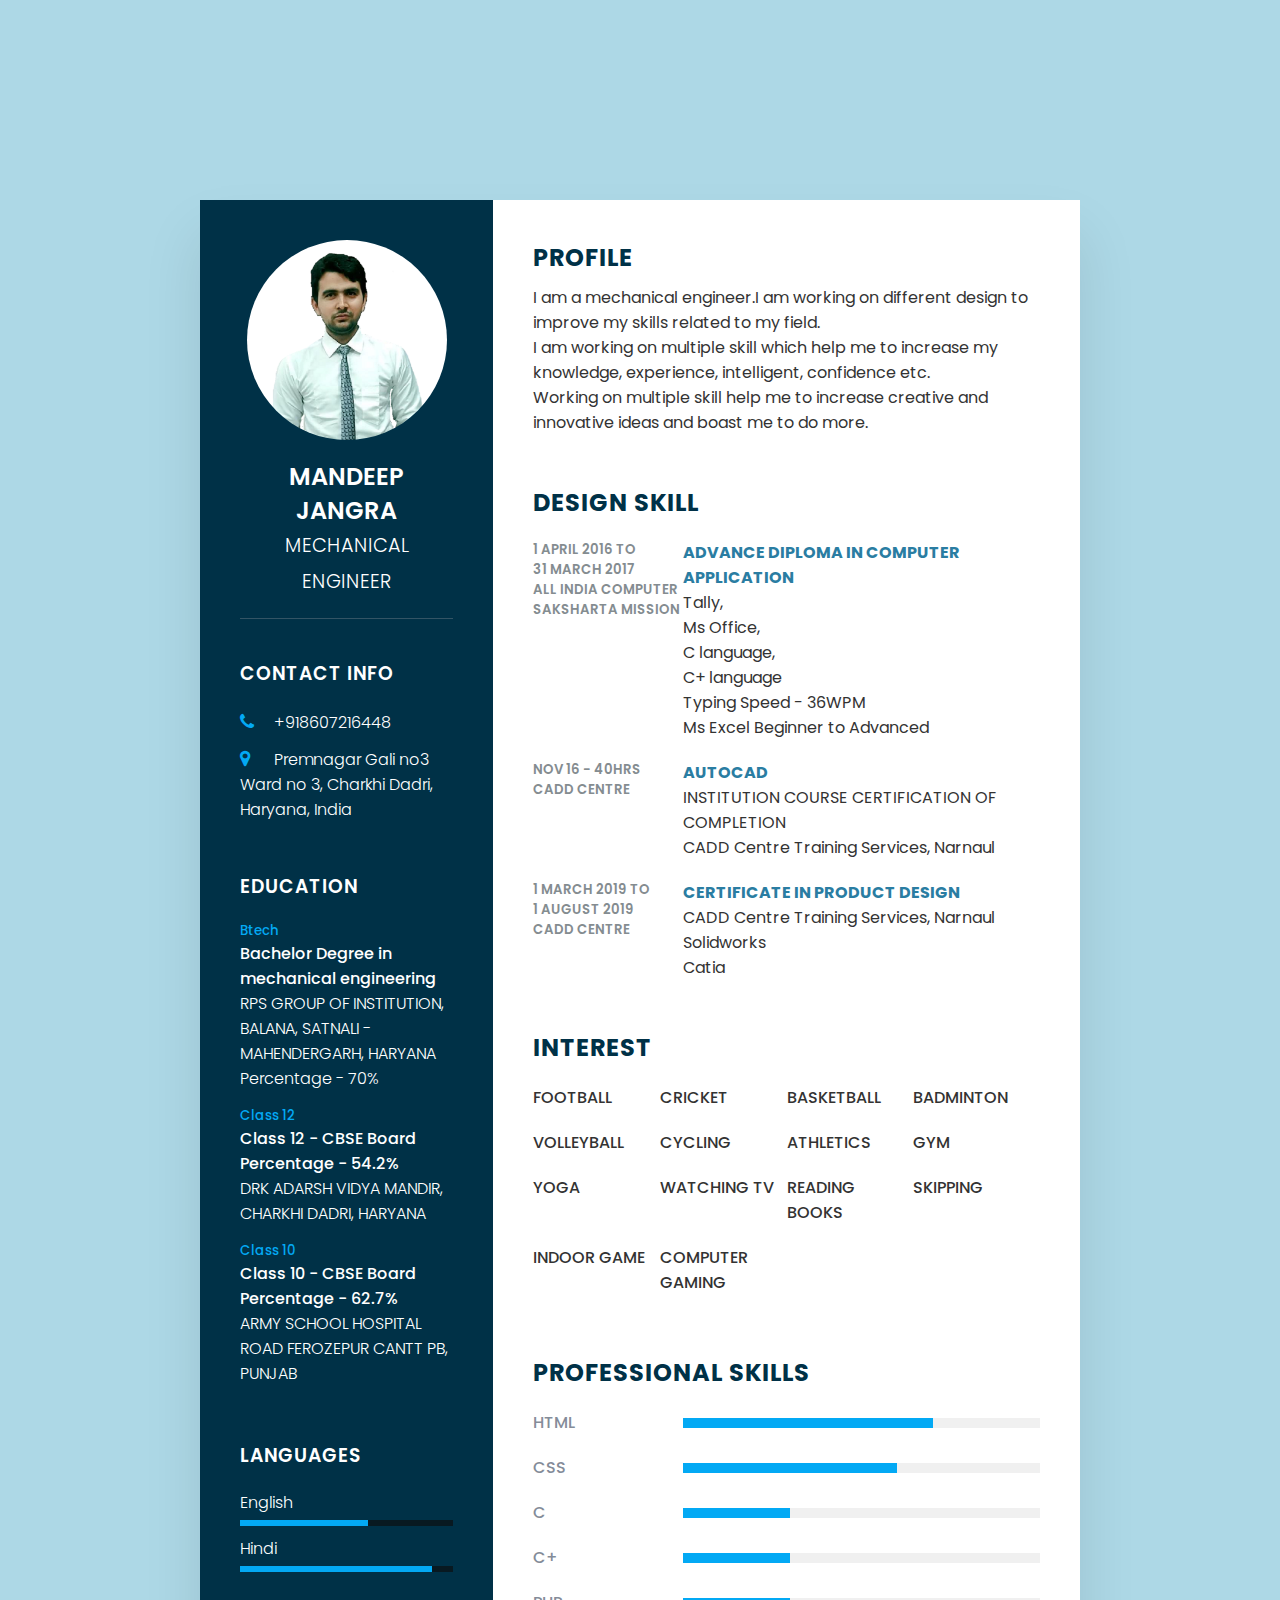
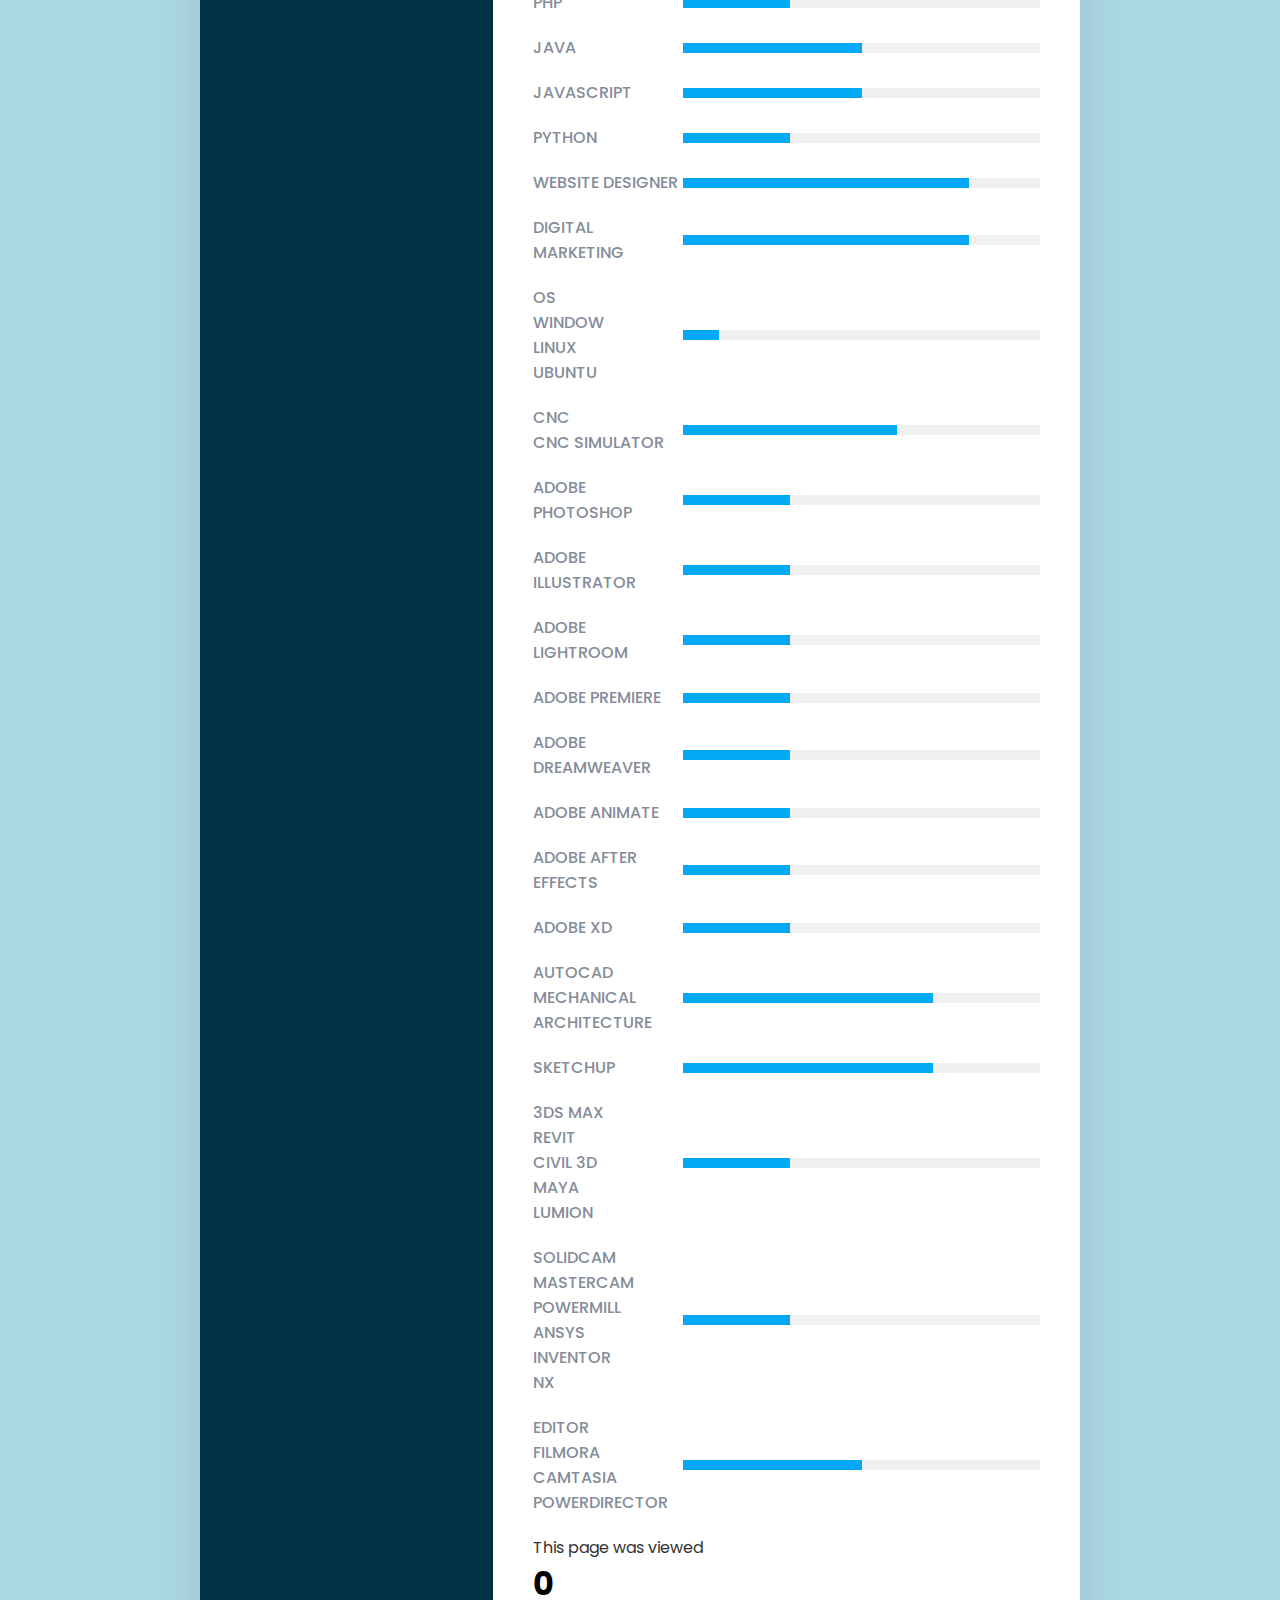
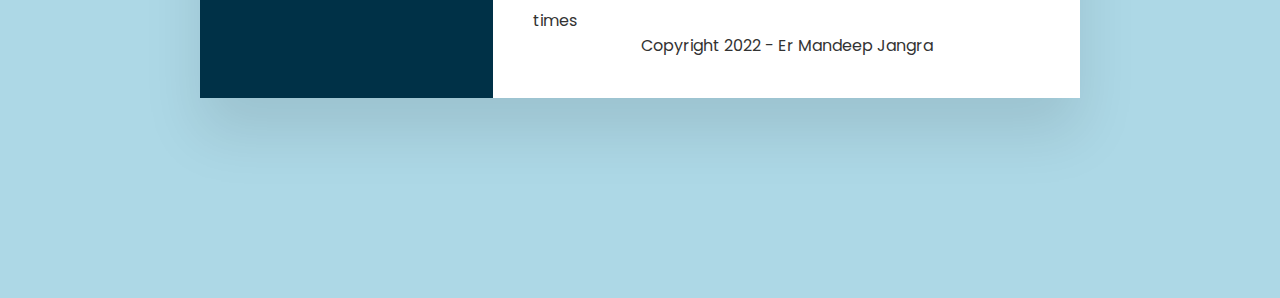
<file: index.html>
<!DOCTYPE html>
<html>
<head>
<meta name="viewport" content="width=device-width, initial-scale=1.0">
<title>MANDEEP RESUME</title>
<link rel="stylesheet" type="text/css" href="style.css">
<link rel="stylesheet" href="https://cdnjs.cloudflare.com/ajax/libs/font-awesome/4.7.0/css/font-awesome.css" integrity="sha512-5A8nwdMOWrSz20fDsjczgUidUBR8liPYU+WymTZP1lmY9G6Oc7HlZv156XqnsgNUzTyMefFTcsFH/tnJE/+xBg==" crossorigin="anonymous"/>
</head>
<body>
<div class="container">
<div class="left_Side">
<div class="profileText">
<div class="imgBx">
<img src="1.png"></div>
<h2>MANDEEP JANGRA<br><span>MECHANICAL ENGINEER</span></h2>
</div>

<div class="contactInfo">
<h3 class="title">Contact Info</h3>
<ul>
<li>
<span class="icon"><i class="fa fa-phone" aria-hidden="true"></i></span>
<span class="text">+918607216448</span>
</li>
<li>

<span class="icon"><i class="fa fa-map-marker" aria-hidden="true"></i></span>
<span class="text">Premnagar Gali no3 Ward no 3, Charkhi Dadri, Haryana, India</span>
</li>
</ul>



<div class="contactInfo education">
<h3 class="title">Education</h3>
<ul>
<li>
<h5>Btech</h5>
<h4>Bachelor Degree in mechanical engineering</h4>
<h4>RPS GROUP OF INSTITUTION, BALANA, SATNALI - MAHENDERGARH, HARYANA <br>Percentage - 70%</h4>
</li>
<li>
<h5>Class 12</h5>
<h4>Class 12 - CBSE Board<br>Percentage - 54.2%</h4>
<h4>DRK ADARSH VIDYA MANDIR, CHARKHI DADRI, HARYANA</h4>
</li>
<li>
<h5>Class 10</h5>
<h4>Class 10 - CBSE Board<br>Percentage - 62.7%</h4>
<h4>ARMY SCHOOL HOSPITAL ROAD FEROZEPUR CANTT PB, PUNJAB</h4>
</li>
</ul>
</div>

<div class="contactInfo language">
<h3 class="title">Languages</h3>
<ul>
<li>
<span class="text">English</span>
<span class="percent">
<div style="width: 60%;"></div>
</span>
<li>
<span class="text">Hindi</span>
<span class="percent">
<div style="width: 90%;"></div>
</span>
</li>
</ul>
</div>
</div>
</div>
<div class="right_Side">
<div class="about">
<h2 class="title2">Profile</h2>
<p>I am a mechanical engineer.I am working on different design to improve my skills related to my field.<br>I am working on multiple skill which help me to increase my knowledge, experience, intelligent, confidence etc.<br>
Working on multiple skill help me to increase creative and innovative ideas and boast me to do more.</p>
</div>
<div class="about">
<h2 class="title2">Design Skill</h2>
<div class="box">
<div class="year_company">
<h5>1 April 2016 to<br>31 March 2017</h5>
<h5>All India Computer<br>Saksharta Mission</h5>
</div>
<div class="text">
<h4>Advance Diploma in Computer Application</h4>
<p>Tally,<br>Ms Office,<br>C language,<br>C+ language<br>Typing Speed - 36WPM<br>Ms Excel Beginner to Advanced</p>
</div>
</div>
<div class="box">
<div class="year_company">
<h5>Nov 16 - 40Hrs</h5>
<h5>CADD CENTRE</h5>
</div>
<div class="text">
<h4>AUTOCAD</h4>
<p>INSTITUTION COURSE CERTIFICATION OF COMPLETION<br>CADD Centre Training Services, Narnaul</p>
</div>
</div>
<div class="box">
<div class="year_company">
<h5>1 March 2019 to<br> 1 August 2019</h5>
<h5>CADD CENTRE</h5>
</div>
<div class="text">
<h4>Certificate in Product Design</h4>
<p>CADD Centre Training Services, Narnaul<br>Solidworks<br>Catia</p>
</div>
</div>
</div>

<div class="about interest">
<h2 class="title2">Interest</h2>
<ul>
<li>FOOTBALL</li>
<li>CRICKET</li>
<li>BASKETBALL</li>
<li>BADMINTON</li>
<li>VOLLEYBALL</li>
<li>CYCLING</li>
<li>ATHLETICS</li>
<li>GYM</li>
<li>YOGA</li>
<li>WATCHING TV</li>
<li>READING BOOKS</li>
<li>SKIPPING</li>
<li>INDOOR GAME</li>
<li>COMPUTER GAMING</li>
</ul>
</div>
    
<div class="about skills">
<h2 class="title2">Professional Skills</h2>
<div class="box">
<h4>Html</h4>
<div class="percent">
<div style="width: 70%;"></div>
</div>
</div>
<div class="box">
<h4>CSS</h4>
<div class="percent">
<div style="width: 60%;"></div>
</div>
</div>
<div class="box">
<h4>C</h4>
<div class="percent">
<div style="width: 30%;"></div>
</div>
</div>
<div class="box">
<h4>C+</h4>
<div class="percent">
<div style="width: 30%;"></div>
</div>
</div>
<div class="box">
<h4>PHP</h4>
<div class="percent">
<div style="width: 30%;"></div>
</div>
</div>
<div class="box">
<h4>JAVA</h4>
<div class="percent">
<div style="width: 50%;"></div>
</div>
</div>
<div class="box">
<h4>JAVASCRIPT</h4>
<div class="percent">
<div style="width: 50%;"></div>
</div>
</div>
<div class="box">
<h4>PYTHON</h4>
<div class="percent">
<div style="width: 30%;"></div>
</div>
</div>
<div class="box">
<h4>WEBSITE DESIGNER</h4>
<div class="percent">
<div style="width: 80%;"></div>
</div>
</div>
<div class="box">
<h4>DIGITAL MARKETING</h4>
<div class="percent">
<div style="width: 80%;"></div>
</div>
</div>
<div class="box">
<h4>OS<br>WINDOW<br>LINUX<br>UBUNTU</h4>
<div class="percent">
<div style="width: 10%;"></div>
</div>
</div>
<div class="box">
<h4>CNC<br>CNC SIMULATOR</h4>
<div class="percent">
<div style="width: 60%;"></div>
</div>
</div>
<div class="box">
<h4>Adobe Photoshop</h4>
<div class="percent">
<div style="width: 30%;"></div>
</div>
</div>
<div class="box">
<h4>Adobe Illustrator</h4>
<div class="percent">
<div style="width: 30%;"></div>
</div>
</div>
<div class="box">
<h4>Adobe LIGHTROOM</h4>
<div class="percent">
<div style="width: 30%;"></div>
</div>
</div>
<div class="box">
<h4>Adobe PREMIERE</h4>
<div class="percent">
<div style="width: 30%;"></div>
</div>
</div>
<div class="box">
<h4>Adobe DREAMWEAVER</h4>
<div class="percent">
<div style="width: 30%;"></div>
</div>
</div>
<div class="box">
<h4>Adobe ANIMATE</h4>
<div class="percent">
<div style="width: 30%;"></div>
</div>
</div>
<div class="box">
<h4>Adobe AFTER EFFECTS</h4>
<div class="percent">
<div style="width: 30%;"></div>
</div>
</div>
<div class="box">
<h4>Adobe XD</h4>
<div class="percent">
<div style="width: 30%;"></div>
</div>
</div>
<div class="box">
<h4>AUTOCAD<br>Mechanical<br>Architecture</h4>
<div class="percent">
<div style="width: 70%;"></div>
</div>
</div>
<div class="box">
<h4>Sketchup</h4>
<div class="percent">
<div style="width: 70%;"></div>
</div>
</div>
<div class="box">
<h4>3DS Max<br>Revit<br>Civil 3D<br>Maya<br>Lumion</h4>
<div class="percent">
<div style="width: 30%;"></div>
</div>
</div>
<div class="box">
<h4>SolidCAM<br>MasterCAM<br>Powermill<br>ANSYS<br>INVENTOR<br>NX</h4>
<div class="percent">
<div style="width: 30%;"></div>
</div>
</div>
<div class="box">
<h4>Editor<br>Filmora<br>Camtasia<br>Powerdirector</h4>
<div class="percent">
<div style="width: 50%;"></div>
</div>
</div>
<p>This page was viewed</p>
<h1 id="count">0</h1>
<p>times</p>


<!--Footer-->
<!--Footer-->
<p class="copyright">Copyright 2022 - Er Mandeep Jangra</p>
<!--social-icons-->
<div class="social-icons">
    
    <div class="app-logo">
</div>


</div>
</div>
</div>

 <!--Count View-->
 <script>
    const countEl = document.getElementById('count');
    
    updateVisitCount();
    
    function updateVisitCount() {
        fetch('https://api.countapi.xyz/update/index.html/?amount=1')
        .then(res => res.json())
        .then(res => {
            countEl.innerHTML = res.value;
        })
    }
    
    </script> 

</body>
</html>
</file>
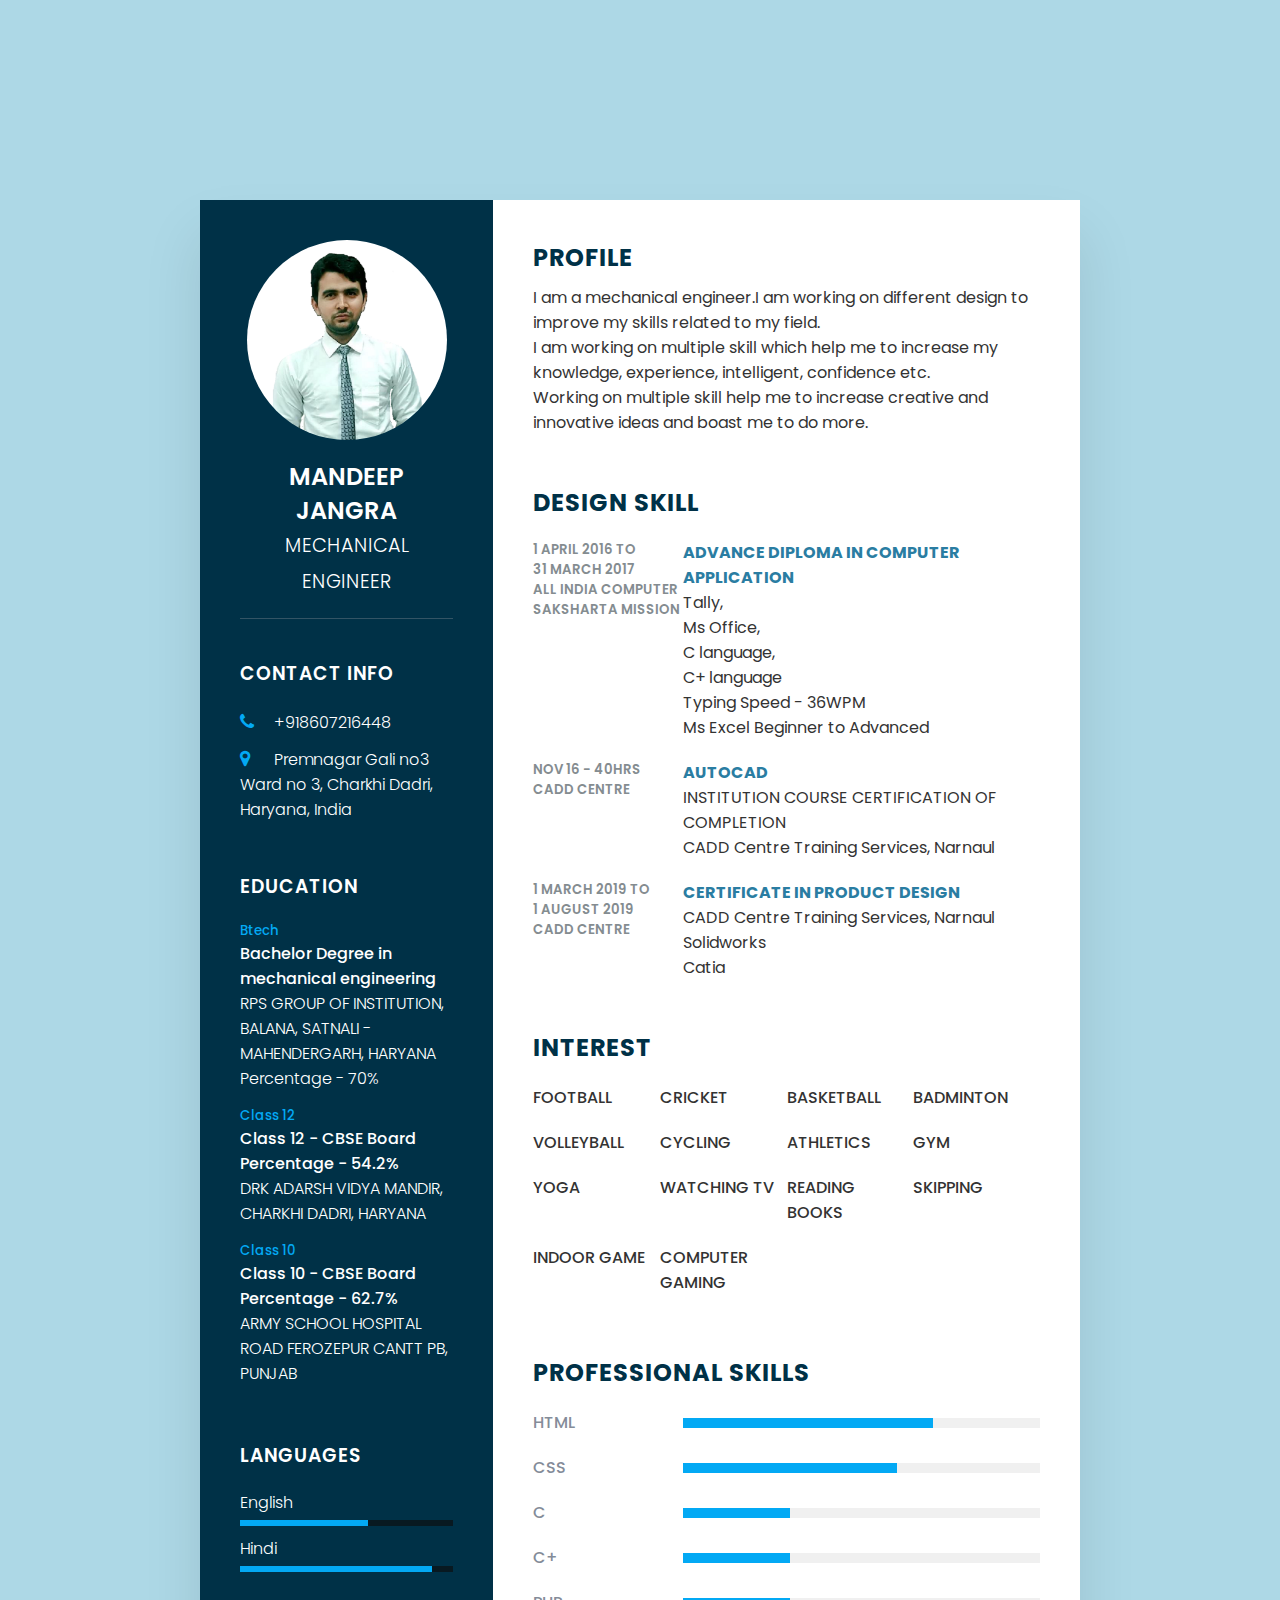
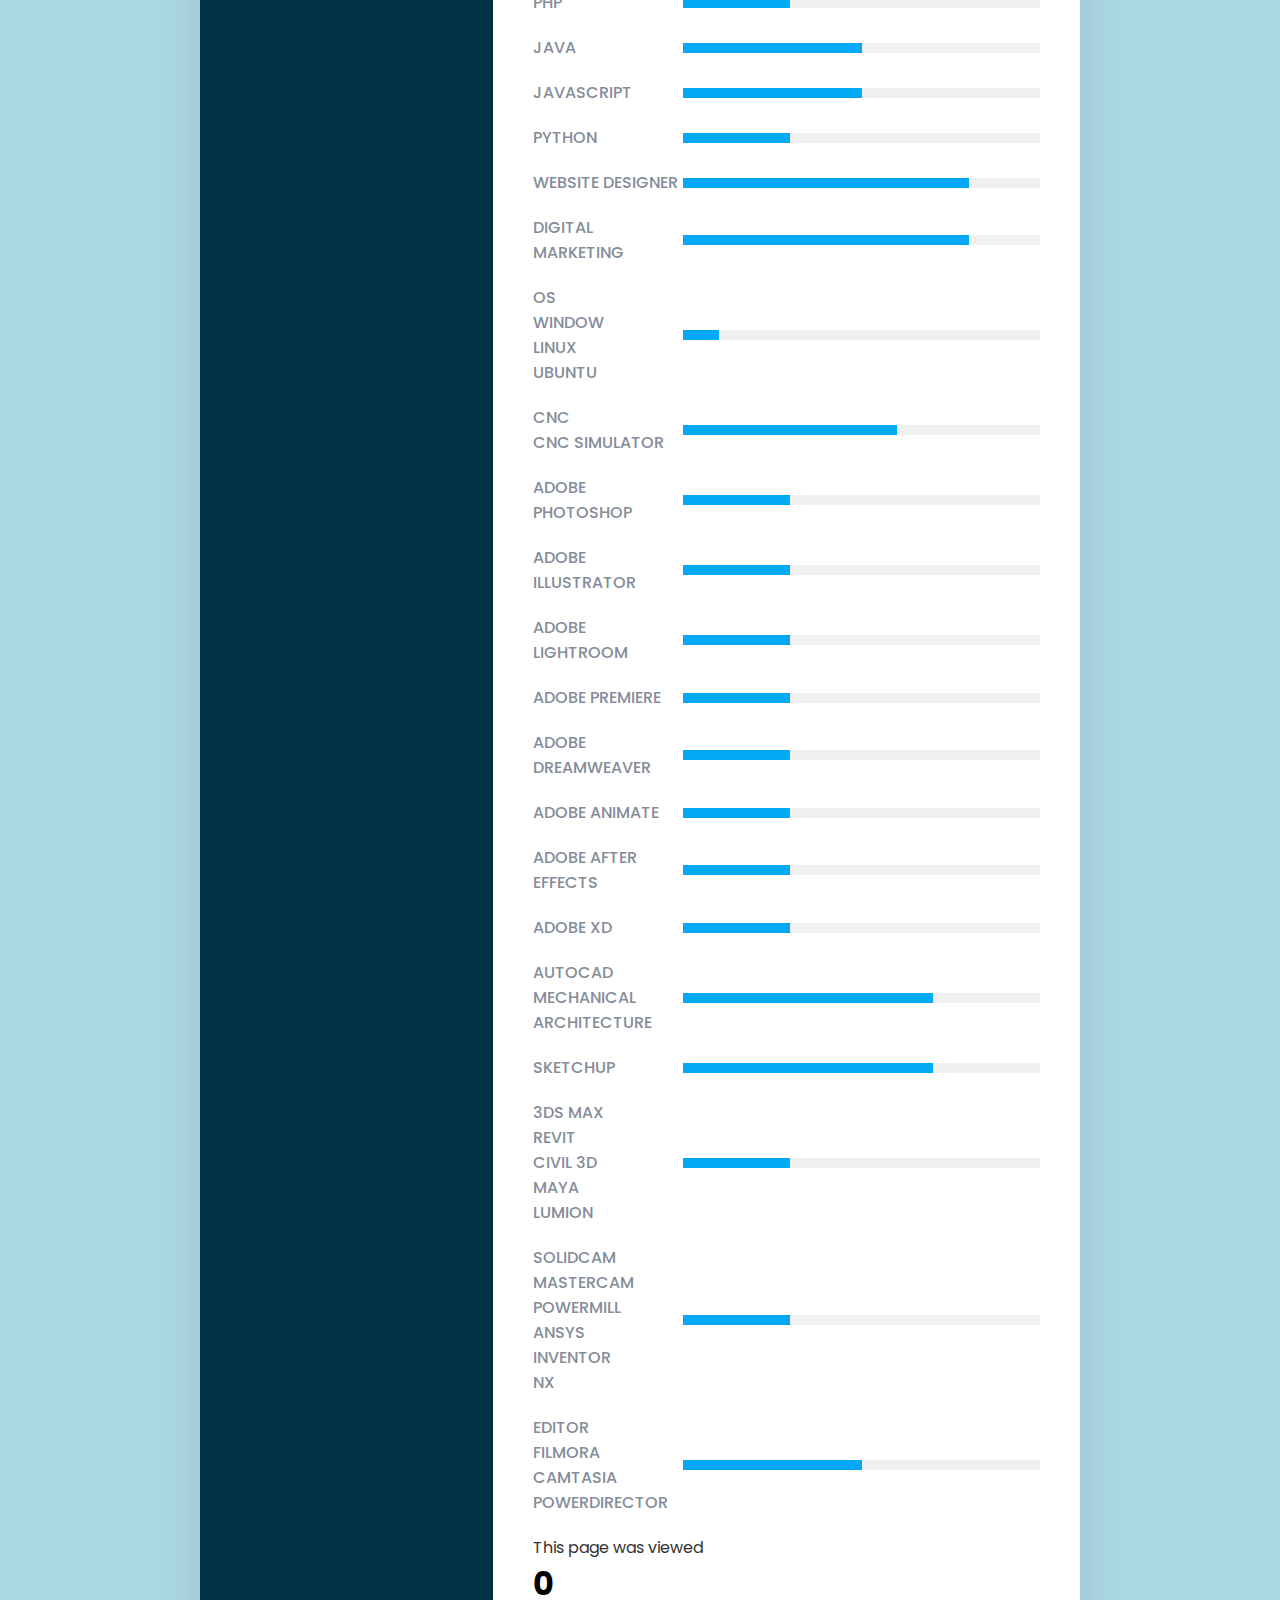
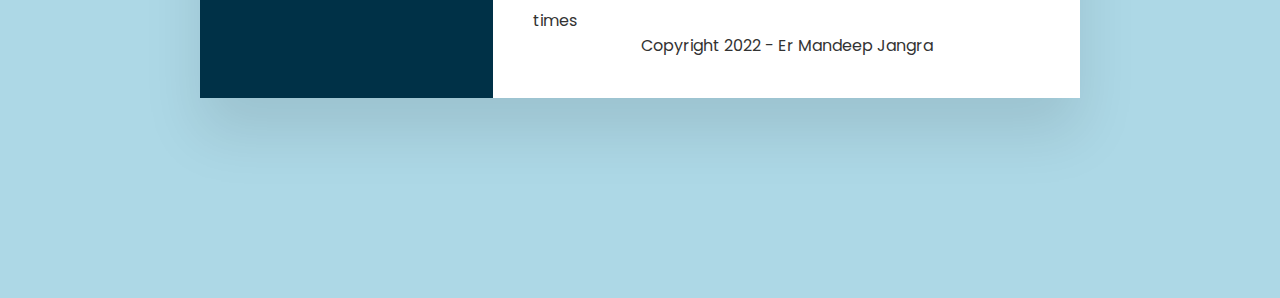
<file: mandeepjangraresume.com/index.html>
<!DOCTYPE html>
<html>
<head>
<meta name="viewport" content="width=device-width, initial-scale=1.0">
<title>MANDEEP RESUME</title>
<link rel="stylesheet" type="text/css" href="style.css">
<link rel="stylesheet" href="https://cdnjs.cloudflare.com/ajax/libs/font-awesome/4.7.0/css/font-awesome.css" integrity="sha512-5A8nwdMOWrSz20fDsjczgUidUBR8liPYU+WymTZP1lmY9G6Oc7HlZv156XqnsgNUzTyMefFTcsFH/tnJE/+xBg==" crossorigin="anonymous"/>
</head>
<body>
<div class="container">
<div class="left_Side">
<div class="profileText">
<div class="imgBx">
<img src="1.png"></div>
<h2>MANDEEP JANGRA<br><span>MECHANICAL ENGINEER</span></h2>
</div>

<div class="contactInfo">
<h3 class="title">Contact Info</h3>
<ul>
<li>
<span class="icon"><i class="fa fa-phone" aria-hidden="true"></i></span>
<span class="text">+918607216448</span>
</li>
<li>

<span class="icon"><i class="fa fa-map-marker" aria-hidden="true"></i></span>
<span class="text">Premnagar Gali no3 Ward no 3, Charkhi Dadri, Haryana, India</span>
</li>
</ul>



<div class="contactInfo education">
<h3 class="title">Education</h3>
<ul>
<li>
<h5>Btech</h5>
<h4>Bachelor Degree in mechanical engineering</h4>
<h4>RPS GROUP OF INSTITUTION, BALANA, SATNALI - MAHENDERGARH, HARYANA <br>Percentage - 70%</h4>
</li>
<li>
<h5>Class 12</h5>
<h4>Class 12 - CBSE Board<br>Percentage - 54.2%</h4>
<h4>DRK ADARSH VIDYA MANDIR, CHARKHI DADRI, HARYANA</h4>
</li>
<li>
<h5>Class 10</h5>
<h4>Class 10 - CBSE Board<br>Percentage - 62.7%</h4>
<h4>ARMY SCHOOL HOSPITAL ROAD FEROZEPUR CANTT PB, PUNJAB</h4>
</li>
</ul>
</div>

<div class="contactInfo language">
<h3 class="title">Languages</h3>
<ul>
<li>
<span class="text">English</span>
<span class="percent">
<div style="width: 60%;"></div>
</span>
<li>
<span class="text">Hindi</span>
<span class="percent">
<div style="width: 90%;"></div>
</span>
</li>
</ul>
</div>
</div>
</div>
<div class="right_Side">
<div class="about">
<h2 class="title2">Profile</h2>
<p>I am a mechanical engineer.I am working on different design to improve my skills related to my field.<br>I am working on multiple skill which help me to increase my knowledge, experience, intelligent, confidence etc.<br>
Working on multiple skill help me to increase creative and innovative ideas and boast me to do more.</p>
</div>
<div class="about">
<h2 class="title2">Design Skill</h2>
<div class="box">
<div class="year_company">
<h5>1 April 2016 to<br>31 March 2017</h5>
<h5>All India Computer<br>Saksharta Mission</h5>
</div>
<div class="text">
<h4>Advance Diploma in Computer Application</h4>
<p>Tally,<br>Ms Office,<br>C language,<br>C+ language<br>Typing Speed - 36WPM<br>Ms Excel Beginner to Advanced</p>
</div>
</div>
<div class="box">
<div class="year_company">
<h5>Nov 16 - 40Hrs</h5>
<h5>CADD CENTRE</h5>
</div>
<div class="text">
<h4>AUTOCAD</h4>
<p>INSTITUTION COURSE CERTIFICATION OF COMPLETION<br>CADD Centre Training Services, Narnaul</p>
</div>
</div>
<div class="box">
<div class="year_company">
<h5>1 March 2019 to<br> 1 August 2019</h5>
<h5>CADD CENTRE</h5>
</div>
<div class="text">
<h4>Certificate in Product Design</h4>
<p>CADD Centre Training Services, Narnaul<br>Solidworks<br>Catia</p>
</div>
</div>
</div>

<div class="about interest">
<h2 class="title2">Interest</h2>
<ul>
<li>FOOTBALL</li>
<li>CRICKET</li>
<li>BASKETBALL</li>
<li>BADMINTON</li>
<li>VOLLEYBALL</li>
<li>CYCLING</li>
<li>ATHLETICS</li>
<li>GYM</li>
<li>YOGA</li>
<li>WATCHING TV</li>
<li>READING BOOKS</li>
<li>SKIPPING</li>
<li>INDOOR GAME</li>
<li>COMPUTER GAMING</li>
</ul>
</div>
    
<div class="about skills">
<h2 class="title2">Professional Skills</h2>
<div class="box">
<h4>Html</h4>
<div class="percent">
<div style="width: 70%;"></div>
</div>
</div>
<div class="box">
<h4>CSS</h4>
<div class="percent">
<div style="width: 60%;"></div>
</div>
</div>
<div class="box">
<h4>C</h4>
<div class="percent">
<div style="width: 30%;"></div>
</div>
</div>
<div class="box">
<h4>C+</h4>
<div class="percent">
<div style="width: 30%;"></div>
</div>
</div>
<div class="box">
<h4>PHP</h4>
<div class="percent">
<div style="width: 30%;"></div>
</div>
</div>
<div class="box">
<h4>JAVA</h4>
<div class="percent">
<div style="width: 50%;"></div>
</div>
</div>
<div class="box">
<h4>JAVASCRIPT</h4>
<div class="percent">
<div style="width: 50%;"></div>
</div>
</div>
<div class="box">
<h4>PYTHON</h4>
<div class="percent">
<div style="width: 30%;"></div>
</div>
</div>
<div class="box">
<h4>WEBSITE DESIGNER</h4>
<div class="percent">
<div style="width: 80%;"></div>
</div>
</div>
<div class="box">
<h4>DIGITAL MARKETING</h4>
<div class="percent">
<div style="width: 80%;"></div>
</div>
</div>
<div class="box">
<h4>OS<br>WINDOW<br>LINUX<br>UBUNTU</h4>
<div class="percent">
<div style="width: 10%;"></div>
</div>
</div>
<div class="box">
<h4>CNC<br>CNC SIMULATOR</h4>
<div class="percent">
<div style="width: 60%;"></div>
</div>
</div>
<div class="box">
<h4>Adobe Photoshop</h4>
<div class="percent">
<div style="width: 30%;"></div>
</div>
</div>
<div class="box">
<h4>Adobe Illustrator</h4>
<div class="percent">
<div style="width: 30%;"></div>
</div>
</div>
<div class="box">
<h4>Adobe LIGHTROOM</h4>
<div class="percent">
<div style="width: 30%;"></div>
</div>
</div>
<div class="box">
<h4>Adobe PREMIERE</h4>
<div class="percent">
<div style="width: 30%;"></div>
</div>
</div>
<div class="box">
<h4>Adobe DREAMWEAVER</h4>
<div class="percent">
<div style="width: 30%;"></div>
</div>
</div>
<div class="box">
<h4>Adobe ANIMATE</h4>
<div class="percent">
<div style="width: 30%;"></div>
</div>
</div>
<div class="box">
<h4>Adobe AFTER EFFECTS</h4>
<div class="percent">
<div style="width: 30%;"></div>
</div>
</div>
<div class="box">
<h4>Adobe XD</h4>
<div class="percent">
<div style="width: 30%;"></div>
</div>
</div>
<div class="box">
<h4>AUTOCAD<br>Mechanical<br>Architecture</h4>
<div class="percent">
<div style="width: 70%;"></div>
</div>
</div>
<div class="box">
<h4>Sketchup</h4>
<div class="percent">
<div style="width: 70%;"></div>
</div>
</div>
<div class="box">
<h4>3DS Max<br>Revit<br>Civil 3D<br>Maya<br>Lumion</h4>
<div class="percent">
<div style="width: 30%;"></div>
</div>
</div>
<div class="box">
<h4>SolidCAM<br>MasterCAM<br>Powermill<br>ANSYS<br>INVENTOR<br>NX</h4>
<div class="percent">
<div style="width: 30%;"></div>
</div>
</div>
<div class="box">
<h4>Editor<br>Filmora<br>Camtasia<br>Powerdirector</h4>
<div class="percent">
<div style="width: 50%;"></div>
</div>
</div>
<p>This page was viewed</p>
<h1 id="count">0</h1>
<p>times</p>


<!--Footer-->
<!--Footer-->
<p class="copyright">Copyright 2022 - Er Mandeep Jangra</p>
<!--social-icons-->
<div class="social-icons">
    
    <div class="app-logo">
</div>


</div>
</div>
</div>

 <!--Count View-->
 <script>
    const countEl = document.getElementById('count');
    
    updateVisitCount();
    
    function updateVisitCount() {
        fetch('https://api.countapi.xyz/update/index.html/?amount=1')
        .then(res => res.json())
        .then(res => {
            countEl.innerHTML = res.value;
        })
    }
    
    </script> 

</body>
</html>
</file>
<file: style.css>
@import url('https://fonts.googleapis.com/css?family=Poppins:200,300,400,500,600,700,800,900&display=swap');
*
{
    margin: 0;
    padding: 0;
    box-sizing: border-box;
    font-family: 'Poppins',sans-serif;
}
body
{
    background: lightblue;
    display: flex;
    justify-content: center;
    align-items: center;
    min-height: 100vh;
}
.container
{
    position: relative;
    width: 100%;
    max-width: 2000px;
    min-height: 2000px;
    background: #fff;
    margin: 200px;
    display: grid;
    grid-template-columns: 1fr 2fr;
    box-shadow: 0 35px 55px rgba(0, 0, 0, 0.1);
}
.container .left_Side{
    position: relative;
    background: #003147;
    padding: 40px;
}
.profileText{
    position: relative;
    display: flex;
    flex-direction: column;
    align-items: center;
    padding-bottom: 20px;
    border-bottom: 1px solid rgba(255, 225, 225, 0.2);
}
.profileText .imgBx
{
    position: relative;
    width: 200px;
    height: 200px;
    border-radius: 50%;
    overflow: hidden;
}
.profileText .imgBx img{
    position: absolute;
    top: 0;
    left: 0;
    width: 100%;
    height: 100%;
    object-fit: cover;
}
.profileText h2{
    color: #fff;
    font-size: 1.5em;
    margin-top: 20px;
    text-transform: uppercase;
    text-align: center;
    font-weight: 600;
    line-height: 1.4em;
}
.profileText h2 span{
    font-size: 0.8em;
    font-weight: 300;
}
.contactInfo{
    padding-top: 40px;
}
.title{
    color: #fff;
    text-transform: uppercase;
    font-weight: 600;
    letter-spacing: 1px;
    margin-bottom: 20px;
}
.contactInfo ul{
    position: relative;
}
.contactInfo ul li{
    position: relative;
    list-style: none;
    margin: 10px 0;
    cursor: pointer;
}
.contactInfo ul li .icon{
    display: inline-block;
    width: 30px;
    font-size: 18px;
    color: #03a9f4;
}
.contactInfo ul li span{
    color: #fff;
    font-weight: 300;
}
.contactInfo .education li{
    margin-bottom: 15px;
}
.contactInfo .education h5{
    color: #03a9f4;
    font-weight: 500;
}
.contactInfo .education h4:nth-child(2)
{
    color: #fff;
    font-weight:500;
}
.contactInfo .education h4{
    color: #fff;
    font-weight: 300;
}
.contactInfo .language .percent{
    position: relative;
    width: 100%;
    height: 6px;
    background:#081921;
    display: block;
    margin-top: 5px;
}
.contactInfo .language .percent div{
    position: absolute;
    top: 0;
    left: 0;
    height: 100%;
    background: #03a9f4;
}
.container .right_Side
{
    position: relative;
    background: #fff;
    padding: 40px;
}
.about{
    margin-bottom: 50px;
}
.about:last-child{
    margin-bottom: 0;
}
.title2{
    color: #003147;
    text-transform: uppercase;
    letter-spacing: 1px;
    margin-bottom: 10px;
}
p{
    color: #333;
}
.about .box{
    display: flex;
    flex-direction: row;
    margin: 20px 0;
}
.about .box .year_company{
    min-width: 150px;
}
.about .box .year_company h5{
    text-transform: uppercase;
    color: #848c90;
    font-weight: 600;
}
.about .box .text h4{
    text-transform: uppercase;
    color: #2a7da2;
    font-size: 16px;
}
.skills .box{
    position: relative;
    width: 100%;
    display: grid;
    grid-template-columns: 150px 1fr;
    justify-content: center;
    align-items: center;
}
.skills .box h4{
    text-transform: uppercase;
    color: #848c99;
    font-weight: 500; 
}
.skills .box .percent{
    position: relative;
    width: 100%;
    height: 10px;
    background: #f0f0f0;
}
.skills .box .percent div{
    position: absolute;
    top: 0;
    left: 0;
    height: 100%;
    background: #03a9f4;
}
.interest ul{
    display: grid;
    grid-template-columns: repeat(4,1fr);
}
.interest ul li{
    list-style: none;
    color: #333;
    font-weight: 500;
    margin: 10px 0;
}
.interest ul li .fa{
    color: #03a9f4;
    font-size: 18px;
    width: 20px;
}
@media (max-width: 1000px)
{
    .container{
        margin: 10px;
        grid-template-columns: repeat(1,1fr);
    }
    .interest ul
    {
       grid-template-columns: repeat(2,1fr); 
    }
}

@media (max-width: 600px)
{
.about .box
{
 flex-direction: column;
 }
    .about .box .year_company
    {
    margin-bottom: 5px;
    }
    .interest user-select: {
        grid-template-columns: repeat(1,1fr);
    }
    .skills .box
    {
        grid-template-columns: repeat(1,1fr);
    }
}

/*--------Footer--------*/
.copyright{
    text-align: center;
    }
/*-------social icons-------*/
.social-icons{
    width:10px;
    position: fixed;
    top: 50%;
    left: 0;
    transform: translateY(-50%);
    z-index: 1;
    margin-left: 20px;
}
.social-icons img{
    display: block;
    width: 20px;
    margin: 0 auto 20px;
    cursor: pointer;
}
</file>
<file: mandeepjangraresume.com/style.css>
@import url('https://fonts.googleapis.com/css?family=Poppins:200,300,400,500,600,700,800,900&display=swap');
*
{
    margin: 0;
    padding: 0;
    box-sizing: border-box;
    font-family: 'Poppins',sans-serif;
}
body
{
    background: lightblue;
    display: flex;
    justify-content: center;
    align-items: center;
    min-height: 100vh;
}
.container
{
    position: relative;
    width: 100%;
    max-width: 2000px;
    min-height: 2000px;
    background: #fff;
    margin: 200px;
    display: grid;
    grid-template-columns: 1fr 2fr;
    box-shadow: 0 35px 55px rgba(0, 0, 0, 0.1);
}
.container .left_Side{
    position: relative;
    background: #003147;
    padding: 40px;
}
.profileText{
    position: relative;
    display: flex;
    flex-direction: column;
    align-items: center;
    padding-bottom: 20px;
    border-bottom: 1px solid rgba(255, 225, 225, 0.2);
}
.profileText .imgBx
{
    position: relative;
    width: 200px;
    height: 200px;
    border-radius: 50%;
    overflow: hidden;
}
.profileText .imgBx img{
    position: absolute;
    top: 0;
    left: 0;
    width: 100%;
    height: 100%;
    object-fit: cover;
}
.profileText h2{
    color: #fff;
    font-size: 1.5em;
    margin-top: 20px;
    text-transform: uppercase;
    text-align: center;
    font-weight: 600;
    line-height: 1.4em;
}
.profileText h2 span{
    font-size: 0.8em;
    font-weight: 300;
}
.contactInfo{
    padding-top: 40px;
}
.title{
    color: #fff;
    text-transform: uppercase;
    font-weight: 600;
    letter-spacing: 1px;
    margin-bottom: 20px;
}
.contactInfo ul{
    position: relative;
}
.contactInfo ul li{
    position: relative;
    list-style: none;
    margin: 10px 0;
    cursor: pointer;
}
.contactInfo ul li .icon{
    display: inline-block;
    width: 30px;
    font-size: 18px;
    color: #03a9f4;
}
.contactInfo ul li span{
    color: #fff;
    font-weight: 300;
}
.contactInfo .education li{
    margin-bottom: 15px;
}
.contactInfo .education h5{
    color: #03a9f4;
    font-weight: 500;
}
.contactInfo .education h4:nth-child(2)
{
    color: #fff;
    font-weight:500;
}
.contactInfo .education h4{
    color: #fff;
    font-weight: 300;
}
.contactInfo .language .percent{
    position: relative;
    width: 100%;
    height: 6px;
    background:#081921;
    display: block;
    margin-top: 5px;
}
.contactInfo .language .percent div{
    position: absolute;
    top: 0;
    left: 0;
    height: 100%;
    background: #03a9f4;
}
.container .right_Side
{
    position: relative;
    background: #fff;
    padding: 40px;
}
.about{
    margin-bottom: 50px;
}
.about:last-child{
    margin-bottom: 0;
}
.title2{
    color: #003147;
    text-transform: uppercase;
    letter-spacing: 1px;
    margin-bottom: 10px;
}
p{
    color: #333;
}
.about .box{
    display: flex;
    flex-direction: row;
    margin: 20px 0;
}
.about .box .year_company{
    min-width: 150px;
}
.about .box .year_company h5{
    text-transform: uppercase;
    color: #848c90;
    font-weight: 600;
}
.about .box .text h4{
    text-transform: uppercase;
    color: #2a7da2;
    font-size: 16px;
}
.skills .box{
    position: relative;
    width: 100%;
    display: grid;
    grid-template-columns: 150px 1fr;
    justify-content: center;
    align-items: center;
}
.skills .box h4{
    text-transform: uppercase;
    color: #848c99;
    font-weight: 500; 
}
.skills .box .percent{
    position: relative;
    width: 100%;
    height: 10px;
    background: #f0f0f0;
}
.skills .box .percent div{
    position: absolute;
    top: 0;
    left: 0;
    height: 100%;
    background: #03a9f4;
}
.interest ul{
    display: grid;
    grid-template-columns: repeat(4,1fr);
}
.interest ul li{
    list-style: none;
    color: #333;
    font-weight: 500;
    margin: 10px 0;
}
.interest ul li .fa{
    color: #03a9f4;
    font-size: 18px;
    width: 20px;
}
@media (max-width: 1000px)
{
    .container{
        margin: 10px;
        grid-template-columns: repeat(1,1fr);
    }
    .interest ul
    {
       grid-template-columns: repeat(2,1fr); 
    }
}

@media (max-width: 600px)
{
.about .box
{
 flex-direction: column;
 }
    .about .box .year_company
    {
    margin-bottom: 5px;
    }
    .interest user-select: {
        grid-template-columns: repeat(1,1fr);
    }
    .skills .box
    {
        grid-template-columns: repeat(1,1fr);
    }
}

/*--------Footer--------*/
.copyright{
    text-align: center;
    }
/*-------social icons-------*/
.social-icons{
    width:10px;
    position: fixed;
    top: 50%;
    left: 0;
    transform: translateY(-50%);
    z-index: 1;
    margin-left: 20px;
}
.social-icons img{
    display: block;
    width: 20px;
    margin: 0 auto 20px;
    cursor: pointer;
}
</file>
